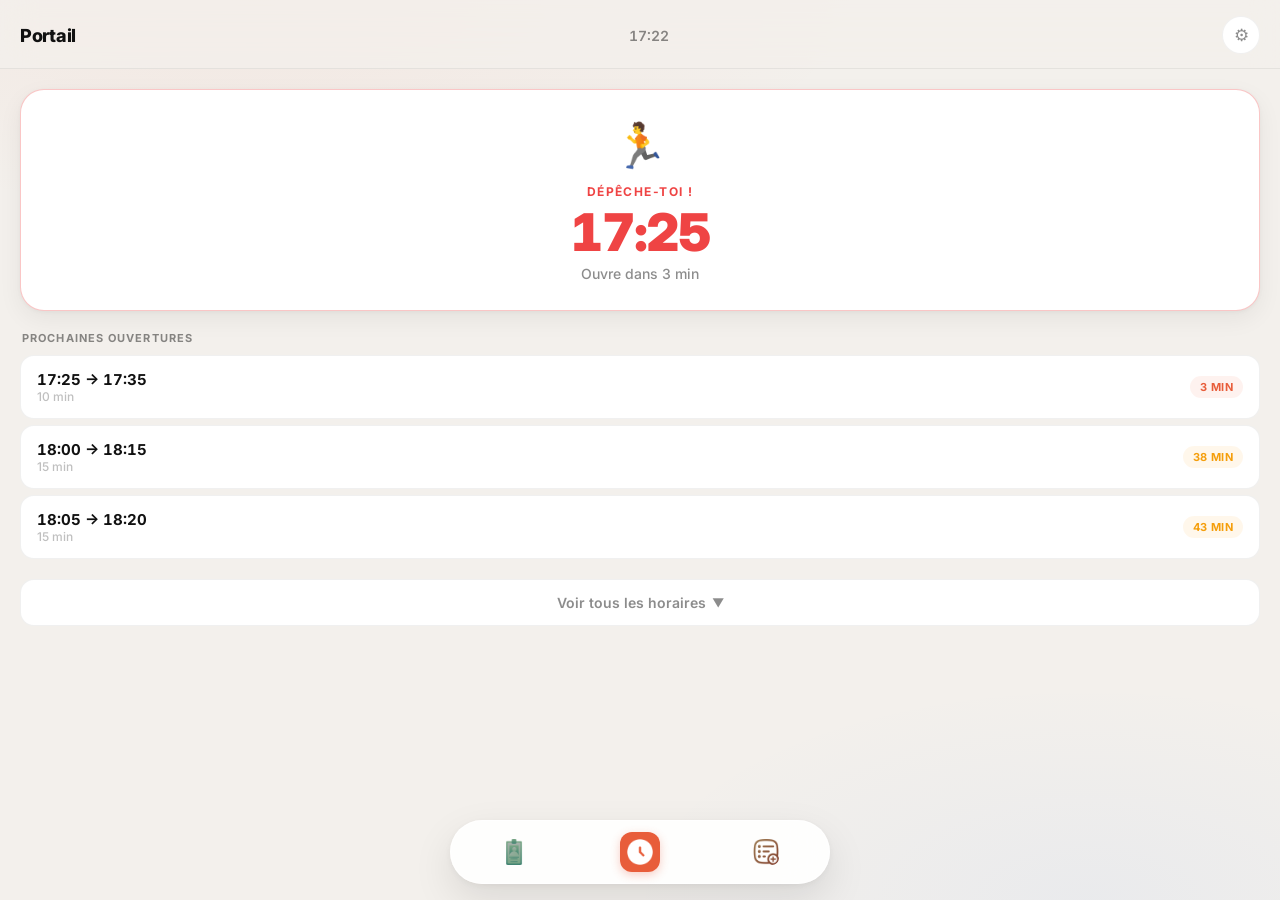
<file: gate_slots.html>
<!DOCTYPE html>
<html lang="fr">
<head>
<meta charset="UTF-8">
<meta name="viewport" content="width=device-width, initial-scale=1.0, user-scalable=no">
<title>Horaires du Portail</title>
<link rel="stylesheet" href="style.css">
<style>
  .page { padding: 20px 20px 0; }

  /* Hero card */
  .hero-card {
    background: var(--card);
    border-radius: 24px;
    padding: 28px 24px;
    border: 1.5px solid var(--border);
    box-shadow: var(--shadow);
    text-align: center;
    animation: fadeUp 0.45s var(--ease) both;
  }
  .hero-icon { font-size: 44px; margin-bottom: 12px; display: block; }
  .hero-label {
    font-size: 12px; font-weight: 700;
    text-transform: uppercase; letter-spacing: 0.12em;
    margin-bottom: 8px;
  }
  .hero-time {
    font-size: 52px; font-weight: 900; letter-spacing: -2px;
    line-height: 1; font-variant-numeric: tabular-nums; margin-bottom: 6px;
  }
  .hero-detail { font-size: 14px; color: var(--sub); font-weight: 500; }

  .hero-card.open   { border-color: rgba(34,197,94,0.3); }
  .hero-card.open .hero-label { color: var(--green); }
  .hero-card.open .hero-time  { color: var(--green); }

  .hero-card.soon   { border-color: rgba(245,158,11,0.3); }
  .hero-card.soon .hero-label { color: var(--orange); }
  .hero-card.soon .hero-time  { color: var(--orange); }

  .hero-card.late   { border-color: rgba(239,68,68,0.3); }
  .hero-card.late .hero-label { color: var(--red); }
  .hero-card.late .hero-time  { color: var(--red); }

  .hero-card.closed { border-color: var(--border); }
  .hero-card.closed .hero-label { color: var(--sub); }
  .hero-card.closed .hero-time  { color: var(--dim); }

  /* Next list */
  .next-list { display: flex; flex-direction: column; gap: 6px; }

  .next-item {
    display: flex; align-items: center; gap: 12px;
    background: var(--card); padding: 14px 16px;
    border-radius: var(--radius); border: 1px solid var(--border);
  }
  .next-item .ni-time {
    font-size: 15px; font-weight: 700;
    font-variant-numeric: tabular-nums; white-space: nowrap;
  }
  .next-item .ni-dur { font-size: 12px; color: var(--dim); font-weight: 500; }
  .next-item .ni-badge {
    margin-left: auto; font-size: 11px; font-weight: 700;
    padding: 4px 10px; border-radius: 50px; text-transform: uppercase;
    letter-spacing: 0.03em;
  }
  .badge-open { background: var(--green-soft); color: var(--green); }
  .badge-next { background: var(--orange-soft); color: var(--orange); }
  .badge-soon { background: var(--accent-soft); color: var(--accent); }

  /* All slots */
  .all-slots { display: none; }
  .all-slots.show { display: block; }

  .period-label {
    font-size: 11px; font-weight: 700; text-transform: uppercase;
    letter-spacing: 0.1em; color: var(--dim); margin: 16px 0 8px;
  }
  .slot-row {
    display: flex; align-items: center; gap: 12px;
    padding: 11px 0; border-bottom: 1px solid rgba(0,0,0,0.04);
  }
  .slot-row:last-child { border-bottom: none; }
  .slot-row .sr-time { font-size: 14px; font-weight: 600; font-variant-numeric: tabular-nums; }
  .slot-row .sr-dur { font-size: 11px; color: var(--dim); font-weight: 500; }
  .slot-row .sr-status { margin-left: auto; font-size: 11px; font-weight: 700; color: var(--dim); }
  .slot-row.sr-active .sr-status { color: var(--green); }
  .slot-row.sr-past { opacity: 0.35; }
</style>
</head>
<body>

<div class="topbar">
  <span class="topbar-title">Portail</span>
  <span class="topbar-clock" id="clock">--:--</span>
  <a class="topbar-settings" href="settings.html">⚙</a>
</div>

<div class="page">
  <!-- Hero -->
  <div class="hero-card mb-20" id="hero">
    <span class="hero-icon" id="heroIcon">⏳</span>
    <div class="hero-label" id="heroLabel">Chargement</div>
    <div class="hero-time" id="heroTime">--:--</div>
    <div class="hero-detail" id="heroDetail"></div>
  </div>

  <!-- Next slots -->
  <div class="section-label">Prochaines ouvertures</div>
  <div class="next-list mb-20" id="nextList"></div>

  <!-- Toggle all -->
  <button class="toggle-btn mb-16" id="toggleBtn" onclick="toggleAll()">
    Voir tous les horaires <span class="arrow">▼</span>
  </button>

  <!-- All slots -->
  <div class="all-slots" id="allSlots"></div>
</div>

<div class="navbar">
  <a href="index.html"><img src="assets/badge-id.png" alt=""></a>
  <a href="gate_slots.html" class="active"><img src="assets/clock.png" alt=""></a>
  <a href="notes.html"><img src="assets/reminders.png" alt=""></a>
</div>

<script>
const SLOTS = [
  {start:'07:45',end:'08:05'},{start:'08:50',end:'09:05'},
  {start:'09:55',end:'10:15'},{start:'11:00',end:'11:15'},
  {start:'12:00',end:'12:35'},{start:'12:55',end:'13:10'},
  {start:'13:30',end:'14:05'},{start:'14:55',end:'15:05'},
  {start:'15:55',end:'16:15'},{start:'17:00',end:'17:10'},
  {start:'17:05',end:'17:15'},{start:'17:25',end:'17:35'},
  {start:'18:00',end:'18:15'},{start:'18:05',end:'18:20'},
].sort((a,b)=>a.start.localeCompare(b.start));

function toMin(t){const[h,m]=t.split(':').map(Number);return h*60+m;}
function pad(n){return String(n).padStart(2,'0');}
function dur(a,b){const d=toMin(b)-toMin(a);return d>=60?`${Math.floor(d/60)}h${d%60>0?d%60+'min':''}`:`${d} min`;}

function update(){
  const now=new Date(), nowM=now.getHours()*60+now.getMinutes();
  document.getElementById('clock').textContent=`${pad(now.getHours())}:${pad(now.getMinutes())}`;

  let active=null, nexts=[];
  for(const s of SLOTS){
    const sS=toMin(s.start), sE=toMin(s.end);
    if(nowM>=sS&&nowM<=sE) active=s;
    else if(sS>nowM&&nexts.length<3) nexts.push(s);
  }

  const hero=document.getElementById('hero'), icon=document.getElementById('heroIcon'),
        label=document.getElementById('heroLabel'), time=document.getElementById('heroTime'),
        detail=document.getElementById('heroDetail');
  hero.className='hero-card mb-20';

  if(active){
    hero.classList.add('open');icon.textContent='🔓';label.textContent='Portail ouvert';
    time.textContent=`${active.start} → ${active.end}`;
    detail.textContent=`Ferme dans ${toMin(active.end)-nowM} min`;
  } else if(nexts.length){
    const nxt=nexts[0], diff=toMin(nxt.start)-nowM;
    if(diff<=10){hero.classList.add('late');icon.textContent='🏃';label.textContent='Dépêche-toi !';}
    else{hero.classList.add('soon');icon.textContent='⏳';label.textContent='Fermé';}
    time.textContent=nxt.start;detail.textContent=`Ouvre dans ${diff} min`;
  } else {
    hero.classList.add('closed');icon.textContent='🔒';label.textContent='Terminé';
    time.textContent='--:--';detail.textContent="Plus d'ouverture aujourd'hui";
  }

  // Next list
  const list=document.getElementById('nextList');
  list.innerHTML='';
  const items=active?[active,...nexts.slice(0,2)]:nexts.slice(0,3);
  items.forEach(s=>{
    const diff=toMin(s.start)-nowM; let badge='';
    if(active&&s===active) badge=`<span class="ni-badge badge-open">Ouvert</span>`;
    else if(diff>0&&diff<=10) badge=`<span class="ni-badge badge-soon">${diff} min</span>`;
    else if(diff>10) badge=`<span class="ni-badge badge-next">${diff} min</span>`;
    list.innerHTML+=`<div class="next-item"><div><div class="ni-time">${s.start} → ${s.end}</div><div class="ni-dur">${dur(s.start,s.end)}</div></div>${badge}</div>`;
  });

  // All slots
  const all=document.getElementById('allSlots'); all.innerHTML='';
  let cp='';
  SLOTS.forEach(s=>{
    const h=parseInt(s.start.split(':')[0]);
    const p=h<12?'Matin':h<17?'Après-midi':'Soirée';
    if(p!==cp){all.innerHTML+=`<div class="period-label">${p}</div>`;cp=p;}
    let cls='slot-row';
    if(active&&s===active) cls+=' sr-active';
    else if(nowM>toMin(s.end)) cls+=' sr-past';
    let st='';
    if(active&&s===active) st='EN COURS';
    else if(nowM>toMin(s.end)) st='✓';
    all.innerHTML+=`<div class="${cls}"><span class="sr-time">${s.start} → ${s.end}</span><span class="sr-dur">${dur(s.start,s.end)}</span><span class="sr-status">${st}</span></div>`;
  });
}

function toggleAll(){
  document.getElementById('allSlots').classList.toggle('show');
  document.getElementById('toggleBtn').classList.toggle('open');
}

update();
setInterval(update,30000);
</script>
</body>
</html>
</file>
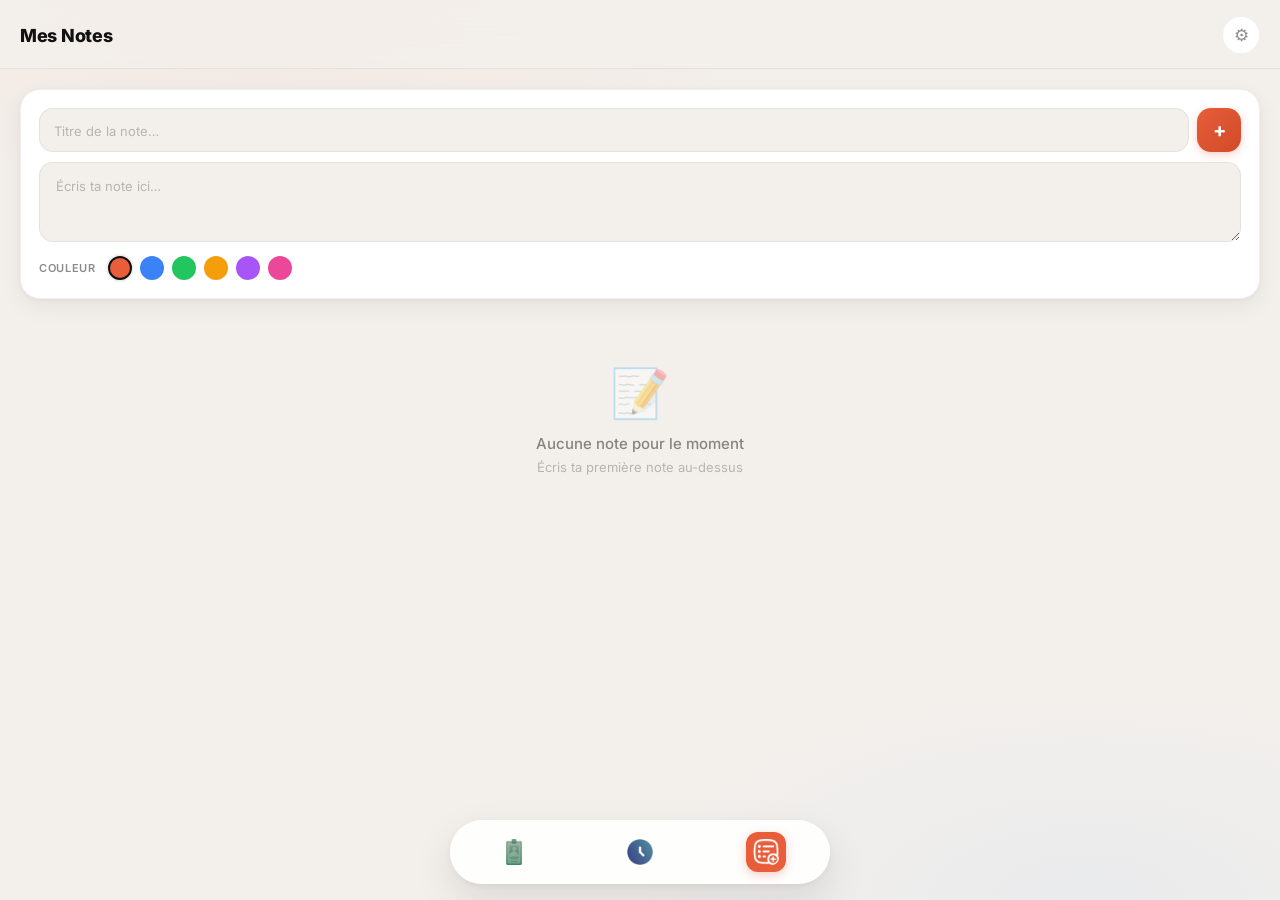
<file: notes.html>
<!DOCTYPE html>
<html lang="fr">
<head>
<meta charset="UTF-8">
<meta name="viewport" content="width=device-width, initial-scale=1.0, user-scalable=no">
<title>Mes Notes</title>
<link rel="stylesheet" href="style.css">
<style>
  .page { padding: 20px; }

  /* Add note area */
  .add-area {
    background: var(--card);
    border-radius: var(--radius-lg);
    padding: 18px;
    border: 1px solid var(--border);
    box-shadow: var(--shadow);
    margin-bottom: 16px;
    animation: fadeUp 0.4s var(--ease) both;
  }

  .add-row {
    display: flex;
    gap: 8px;
    margin-bottom: 10px;
  }

  .add-row .input {
    flex: 1;
    padding: 11px 14px;
    font-size: 14px;
    border-radius: var(--radius);
  }

  .add-row .btn-add {
    width: 44px; height: 44px;
    border-radius: var(--radius);
    padding: 0;
    flex-shrink: 0;
    font-size: 20px;
  }

  .add-area textarea.input {
    min-height: 80px;
    font-size: 14px;
    margin-bottom: 10px;
  }

  .add-area .input::placeholder { color: var(--dim); font-size: 13px; }

  /* Color picker */
  .color-row {
    display: flex;
    gap: 8px;
    align-items: center;
  }

  .color-row .label {
    font-size: 11px;
    font-weight: 600;
    color: var(--sub);
    text-transform: uppercase;
    letter-spacing: 0.06em;
    margin-right: 4px;
  }

  .color-dot {
    width: 24px; height: 24px;
    border-radius: 50%;
    border: 2px solid transparent;
    cursor: pointer;
    transition: 0.2s ease;
  }
  .color-dot:active { transform: scale(0.85); }
  .color-dot.selected { border-color: var(--text); box-shadow: 0 0 0 2px var(--bg); }

  /* Notes list */
  .notes-list {
    display: flex;
    flex-direction: column;
    gap: 8px;
  }

  .note-card {
    background: var(--card);
    border-radius: var(--radius-lg);
    padding: 16px 18px;
    border: 1px solid var(--border);
    box-shadow: var(--shadow-sm);
    position: relative;
    animation: fadeUp 0.35s var(--ease) both;
    transition: 0.2s ease;
  }

  .note-card:active {
    transform: scale(0.985);
  }

  .note-card .note-accent {
    position: absolute;
    top: 12px; left: 0;
    width: 4px;
    height: calc(100% - 24px);
    border-radius: 0 3px 3px 0;
  }

  .note-card .note-title {
    font-size: 15px;
    font-weight: 700;
    color: var(--text);
    margin-bottom: 4px;
    padding-left: 10px;
    white-space: nowrap;
    overflow: hidden;
    text-overflow: ellipsis;
  }

  .note-card .note-body {
    font-size: 13px;
    color: var(--sub);
    line-height: 1.55;
    padding-left: 10px;
    white-space: pre-wrap;
    word-break: break-word;
    max-height: 80px;
    overflow: hidden;
    position: relative;
  }

  .note-card .note-body.truncated::after {
    content: '';
    position: absolute;
    bottom: 0; left: 0; right: 0;
    height: 30px;
    background: linear-gradient(transparent, var(--card));
  }

  .note-card .note-meta {
    display: flex;
    align-items: center;
    gap: 8px;
    margin-top: 10px;
    padding-left: 10px;
  }

  .note-card .note-date {
    font-size: 11px;
    color: var(--dim);
    font-weight: 500;
  }

  .note-card .note-pin {
    font-size: 12px;
  }

  .note-card .note-actions {
    margin-left: auto;
    display: flex;
    gap: 4px;
  }

  .note-card .note-actions button {
    width: 32px; height: 32px;
    border-radius: 8px;
    border: none;
    background: transparent;
    cursor: pointer;
    font-size: 14px;
    display: flex;
    align-items: center;
    justify-content: center;
    color: var(--dim);
    transition: 0.2s ease;
  }
  .note-card .note-actions button:active {
    background: rgba(0,0,0,0.05);
    transform: scale(0.9);
  }

  .note-card.pinned {
    border-color: rgba(245,158,11,0.2);
    background: linear-gradient(135deg, var(--card), rgba(245,158,11,0.03));
  }

  /* Empty state */
  .empty-state {
    text-align: center;
    padding: 48px 20px;
  }
  .empty-state .empty-icon {
    font-size: 48px;
    margin-bottom: 12px;
    opacity: 0.4;
  }
  .empty-state .empty-text {
    font-size: 15px;
    color: var(--sub);
    font-weight: 500;
  }
  .empty-state .empty-hint {
    font-size: 13px;
    color: var(--dim);
    margin-top: 6px;
  }

  /* Note detail modal */
  .modal-overlay {
    position: fixed;
    inset: 0;
    background: rgba(0,0,0,0.35);
    backdrop-filter: blur(6px);
    -webkit-backdrop-filter: blur(6px);
    z-index: 40;
    display: none;
    align-items: flex-end;
    justify-content: center;
  }
  .modal-overlay.show { display: flex; }

  .modal {
    width: 100%;
    max-width: 500px;
    max-height: 85vh;
    background: var(--card);
    border-radius: var(--radius-xl) var(--radius-xl) 0 0;
    padding: 24px 20px 40px;
    overflow-y: auto;
    animation: slideUp 0.3s var(--ease);
  }

  @keyframes slideUp {
    from { transform: translateY(100%); }
    to   { transform: translateY(0); }
  }

  .modal-handle {
    width: 36px; height: 4px;
    background: rgba(0,0,0,0.1);
    border-radius: 2px;
    margin: 0 auto 20px;
  }

  .modal-title-input {
    width: 100%;
    padding: 0;
    border: none;
    background: transparent;
    font-family: var(--font);
    font-size: 20px;
    font-weight: 800;
    color: var(--text);
    outline: none;
    margin-bottom: 12px;
  }

  .modal-body-input {
    width: 100%;
    padding: 0;
    border: none;
    background: transparent;
    font-family: var(--font);
    font-size: 15px;
    color: var(--text-mid);
    outline: none;
    resize: none;
    min-height: 160px;
    line-height: 1.65;
  }

  .modal-actions {
    display: flex;
    gap: 8px;
    margin-top: 20px;
  }
</style>
</head>
<body>

<div class="topbar">
  <span class="topbar-title">Mes Notes</span>
  <a class="topbar-settings" href="settings.html">⚙</a>
</div>

<div class="page">
  <!-- Add note -->
  <div class="add-area">
    <div class="add-row">
      <input type="text" class="input" id="noteTitle" placeholder="Titre de la note…">
      <button class="btn btn-add" id="addBtn" onclick="addNote()">+</button>
    </div>
    <textarea class="input" id="noteBody" placeholder="Écris ta note ici…"></textarea>
    <div class="color-row">
      <span class="label">Couleur</span>
      <div class="color-dot selected" style="background:#e85d3a" data-color="#e85d3a" onclick="pickColor(this)"></div>
      <div class="color-dot" style="background:#3b82f6" data-color="#3b82f6" onclick="pickColor(this)"></div>
      <div class="color-dot" style="background:#22c55e" data-color="#22c55e" onclick="pickColor(this)"></div>
      <div class="color-dot" style="background:#f59e0b" data-color="#f59e0b" onclick="pickColor(this)"></div>
      <div class="color-dot" style="background:#a855f7" data-color="#a855f7" onclick="pickColor(this)"></div>
      <div class="color-dot" style="background:#ec4899" data-color="#ec4899" onclick="pickColor(this)"></div>
    </div>
  </div>

  <!-- Notes list -->
  <div class="notes-list" id="notesList"></div>
</div>

<!-- Detail modal -->
<div class="modal-overlay" id="modalOverlay" onclick="closeModal(event)">
  <div class="modal" id="modal">
    <div class="modal-handle"></div>
    <input type="text" class="modal-title-input" id="modalTitle" placeholder="Titre…">
    <textarea class="modal-body-input" id="modalBody" placeholder="Contenu…"></textarea>
    <div class="color-row mb-20">
      <span class="label">Couleur</span>
      <div class="color-dot" style="background:#e85d3a" data-color="#e85d3a" onclick="pickModalColor(this)"></div>
      <div class="color-dot" style="background:#3b82f6" data-color="#3b82f6" onclick="pickModalColor(this)"></div>
      <div class="color-dot" style="background:#22c55e" data-color="#22c55e" onclick="pickModalColor(this)"></div>
      <div class="color-dot" style="background:#f59e0b" data-color="#f59e0b" onclick="pickModalColor(this)"></div>
      <div class="color-dot" style="background:#a855f7" data-color="#a855f7" onclick="pickModalColor(this)"></div>
      <div class="color-dot" style="background:#ec4899" data-color="#ec4899" onclick="pickModalColor(this)"></div>
    </div>
    <div class="modal-actions">
      <button class="btn btn-full" onclick="saveModal()">Sauvegarder</button>
      <button class="btn btn-danger" onclick="deleteModal()">Supprimer</button>
    </div>
  </div>
</div>

<!-- Toast -->
<div class="toast" id="toast"></div>

<div class="navbar">
  <a href="index.html"><img src="assets/badge-id.png" alt=""></a>
  <a href="gate_slots.html"><img src="assets/clock.png" alt=""></a>
  <a href="notes.html" class="active"><img src="assets/reminders.png" alt=""></a>
</div>

<script>
const NOTES_KEY = 'kju_notes';
let selectedColor = '#e85d3a';
let editingId = null;
let modalColor = '#e85d3a';

function getNotes() {
  try { return JSON.parse(localStorage.getItem(NOTES_KEY)) || []; }
  catch { return []; }
}

function saveNotes(notes) {
  localStorage.setItem(NOTES_KEY, JSON.stringify(notes));
}

function showToast(msg) {
  const t = document.getElementById('toast');
  t.textContent = msg;
  t.classList.add('show');
  setTimeout(() => t.classList.remove('show'), 2200);
}

function pickColor(el) {
  document.querySelectorAll('.add-area .color-dot').forEach(d => d.classList.remove('selected'));
  el.classList.add('selected');
  selectedColor = el.dataset.color;
}

function pickModalColor(el) {
  document.querySelectorAll('#modal .color-dot').forEach(d => d.classList.remove('selected'));
  el.classList.add('selected');
  modalColor = el.dataset.color;
}

function addNote() {
  const title = document.getElementById('noteTitle').value.trim();
  const body = document.getElementById('noteBody').value.trim();
  if (!title && !body) return;

  const notes = getNotes();
  notes.unshift({
    id: Date.now(),
    title: title || 'Sans titre',
    body,
    color: selectedColor,
    pinned: false,
    date: new Date().toISOString()
  });
  saveNotes(notes);
  document.getElementById('noteTitle').value = '';
  document.getElementById('noteBody').value = '';
  render();
  showToast('Note ajoutée');
}

function formatDate(iso) {
  const d = new Date(iso);
  const now = new Date();
  const diff = now - d;
  if (diff < 60000) return "À l'instant";
  if (diff < 3600000) return `Il y a ${Math.floor(diff/60000)} min`;
  if (diff < 86400000) return `Il y a ${Math.floor(diff/3600000)}h`;
  return d.toLocaleDateString('fr-FR', { day:'numeric', month:'short' });
}

function render() {
  const notes = getNotes();
  const list = document.getElementById('notesList');

  if (!notes.length) {
    list.innerHTML = `
      <div class="empty-state">
        <div class="empty-icon">📝</div>
        <div class="empty-text">Aucune note pour le moment</div>
        <div class="empty-hint">Écris ta première note au-dessus</div>
      </div>`;
    return;
  }

  // Sort: pinned first
  const sorted = [...notes].sort((a, b) => {
    if (a.pinned && !b.pinned) return -1;
    if (!a.pinned && b.pinned) return 1;
    return b.id - a.id;
  });

  list.innerHTML = sorted.map((n, i) => `
    <div class="note-card ${n.pinned ? 'pinned' : ''}" style="animation-delay:${i*0.03}s" onclick="openNote(${n.id})">
      <div class="note-accent" style="background:${n.color}"></div>
      <div class="note-title">${escHtml(n.title)}</div>
      ${n.body ? `<div class="note-body ${n.body.length > 120 ? 'truncated' : ''}">${escHtml(n.body)}</div>` : ''}
      <div class="note-meta">
        <span class="note-date">${formatDate(n.date)}</span>
        ${n.pinned ? '<span class="note-pin">📌</span>' : ''}
        <div class="note-actions">
          <button onclick="event.stopPropagation();togglePin(${n.id})" title="Épingler">${n.pinned ? '📌' : '📍'}</button>
          <button onclick="event.stopPropagation();deleteNote(${n.id})" title="Supprimer">🗑️</button>
        </div>
      </div>
    </div>
  `).join('');
}

function escHtml(str) {
  const d = document.createElement('div');
  d.textContent = str;
  return d.innerHTML;
}

function togglePin(id) {
  const notes = getNotes();
  const n = notes.find(x => x.id === id);
  if (n) { n.pinned = !n.pinned; saveNotes(notes); render(); }
}

function deleteNote(id) {
  saveNotes(getNotes().filter(x => x.id !== id));
  render();
  showToast('Note supprimée');
}

function openNote(id) {
  const n = getNotes().find(x => x.id === id);
  if (!n) return;
  editingId = id;
  modalColor = n.color;
  document.getElementById('modalTitle').value = n.title;
  document.getElementById('modalBody').value = n.body;
  document.querySelectorAll('#modal .color-dot').forEach(d => {
    d.classList.toggle('selected', d.dataset.color === n.color);
  });
  document.getElementById('modalOverlay').classList.add('show');
}

function closeModal(e) {
  if (e.target === document.getElementById('modalOverlay')) {
    document.getElementById('modalOverlay').classList.remove('show');
    editingId = null;
  }
}

function saveModal() {
  if (!editingId) return;
  const notes = getNotes();
  const n = notes.find(x => x.id === editingId);
  if (!n) return;
  n.title = document.getElementById('modalTitle').value.trim() || 'Sans titre';
  n.body = document.getElementById('modalBody').value.trim();
  n.color = modalColor;
  saveNotes(notes);
  document.getElementById('modalOverlay').classList.remove('show');
  editingId = null;
  render();
  showToast('Note modifiée');
}

function deleteModal() {
  if (!editingId) return;
  saveNotes(getNotes().filter(x => x.id !== editingId));
  document.getElementById('modalOverlay').classList.remove('show');
  editingId = null;
  render();
  showToast('Note supprimée');
}

// Enter to add
document.getElementById('noteTitle').addEventListener('keydown', e => {
  if (e.key === 'Enter') addNote();
});

render();
</script>
</body>
</html>
</file>
<file: style.css>
/* =============================================
   KJU Connect — Unified Design System
   Mobile-first · Modern Light · Peach & Sky
   ============================================= */

@import url('https://fonts.googleapis.com/css2?family=Inter:wght@400;500;600;700;800;900&display=swap');

/* ── Tokens ──────────────────────────────── */
:root {
  --accent:       #e85d3a;
  --accent-h:     #d14a28;
  --accent-glow:  rgba(232,93,58,0.25);
  --accent-soft:  rgba(232,93,58,0.08);
  --green:        #22c55e;
  --green-soft:   rgba(34,197,94,0.08);
  --orange:       #f59e0b;
  --orange-soft:  rgba(245,158,11,0.08);
  --blue:         #3b82f6;
  --blue-soft:    rgba(59,130,246,0.08);
  --red:          #ef4444;
  --red-soft:     rgba(239,68,68,0.08);
  --bg:           #f3f0ec;
  --card:         #ffffff;
  --text:         #111;
  --text-mid:     rgba(0,0,0,0.60);
  --sub:          rgba(0,0,0,0.45);
  --dim:          rgba(0,0,0,0.25);
  --border:       rgba(0,0,0,0.06);
  --shadow-sm:    0 1px 3px rgba(0,0,0,0.04);
  --shadow:       0 1px 4px rgba(0,0,0,0.04), 0 8px 24px rgba(0,0,0,0.06);
  --shadow-lg:    0 4px 12px rgba(0,0,0,0.06), 0 20px 48px rgba(0,0,0,0.10);
  --radius-sm:    10px;
  --radius:       14px;
  --radius-lg:    20px;
  --radius-xl:    28px;
  --ease:         cubic-bezier(0.22, 1, 0.36, 1);
  --font:         'Inter', -apple-system, BlinkMacSystemFont, sans-serif;
}

/* ── Reset ───────────────────────────────── */
*, *::before, *::after { margin:0; padding:0; box-sizing:border-box; }

html {
  font-family: var(--font);
  background: var(--bg);
  color: var(--text);
  -webkit-font-smoothing: antialiased;
  -webkit-tap-highlight-color: transparent;
  height: 100%;
}

body {
  min-height: 100%;
  padding: 0 0 100px 0;
  background-image:
    radial-gradient(ellipse 80% 40% at 20% 0%, rgba(232,93,58,0.06) 0%, transparent 60%),
    radial-gradient(ellipse 60% 40% at 85% 100%, rgba(59,130,246,0.05) 0%, transparent 60%);
}

a { text-decoration: none; color: inherit; }

/* ── Topbar ──────────────────────────────── */
.topbar {
  position: sticky;
  top: 0;
  z-index: 20;
  display: flex;
  align-items: center;
  justify-content: space-between;
  padding: 16px 20px 14px;
  background: rgba(243,240,236,0.82);
  backdrop-filter: blur(16px) saturate(1.4);
  -webkit-backdrop-filter: blur(16px) saturate(1.4);
  border-bottom: 1px solid var(--border);
}

.topbar-title {
  font-size: 18px;
  font-weight: 800;
  letter-spacing: -0.3px;
}

.topbar-clock {
  font-size: 14px;
  font-weight: 600;
  color: var(--sub);
  font-variant-numeric: tabular-nums;
}

.topbar-settings {
  width: 38px; height: 38px;
  border-radius: 50%;
  border: 1px solid var(--border);
  background: var(--card);
  display: flex; align-items: center; justify-content: center;
  color: var(--sub);
  font-size: 17px;
  transition: 0.25s var(--ease);
}
.topbar-settings:active { transform: scale(0.92); }

.topbar-back {
  width: 38px; height: 38px;
  border-radius: 50%;
  border: 1px solid var(--border);
  background: var(--card);
  display: flex; align-items: center; justify-content: center;
  color: var(--text);
  font-size: 18px;
  transition: 0.25s var(--ease);
}
.topbar-back:active { transform: scale(0.92); }

/* ── Navbar ──────────────────────────────── */
.navbar {
  position: fixed;
  bottom: 16px;
  left: 50%;
  transform: translateX(-50%);
  width: calc(100% - 32px);
  max-width: 380px;
  height: 64px;
  display: flex;
  justify-content: space-around;
  align-items: center;
  background: rgba(255,255,255,0.90);
  backdrop-filter: blur(20px) saturate(1.3);
  -webkit-backdrop-filter: blur(20px) saturate(1.3);
  border-radius: 34px;
  border: 1px solid rgba(255,255,255,0.7);
  box-shadow: 0 2px 8px rgba(0,0,0,0.05), 0 16px 40px rgba(0,0,0,0.10);
  z-index: 30;
}

.navbar a {
  display: flex;
  align-items: center;
  justify-content: center;
  width: 40px; height: 40px;
  border-radius: 12px;
  transition: 0.25s var(--ease);
}

.navbar a img {
  width: 26px; height: 26px;
  border-radius: 7px;
  filter: grayscale(0.4) brightness(0.7);
  transition: 0.25s var(--ease);
}

.navbar a.active {
  background: var(--accent);
  box-shadow: 0 3px 10px rgba(232,93,58,0.30);
}

.navbar a.active img {
  filter: brightness(10) grayscale(0);
}

/* ── Cards ───────────────────────────────── */
.card {
  background: var(--card);
  border-radius: var(--radius-lg);
  padding: 20px;
  border: 1px solid var(--border);
  box-shadow: var(--shadow);
}

/* ── Buttons ─────────────────────────────── */
.btn {
  display: inline-flex;
  align-items: center;
  justify-content: center;
  gap: 6px;
  padding: 13px 24px;
  border-radius: 50px;
  border: none;
  cursor: pointer;
  font-family: var(--font);
  font-size: 14px;
  font-weight: 700;
  color: #fff;
  background: linear-gradient(135deg, var(--accent), var(--accent-h));
  box-shadow: 0 3px 10px var(--accent-glow), var(--shadow-sm);
  transition: 0.25s var(--ease);
}
.btn:active { transform: scale(0.97); }

.btn-ghost {
  background: transparent;
  border: 1.5px solid var(--border);
  color: var(--text);
  box-shadow: none;
}
.btn-ghost:active { background: rgba(0,0,0,0.03); }

.btn-danger {
  background: linear-gradient(135deg, var(--red), #dc2626);
  box-shadow: 0 3px 10px rgba(239,68,68,0.25);
}

.btn-sm {
  padding: 8px 16px;
  font-size: 12px;
  border-radius: 50px;
}

.btn-full {
  width: 100%;
}

/* ── Inputs ──────────────────────────────── */
.input {
  width: 100%;
  padding: 13px 16px;
  border-radius: var(--radius);
  border: 1.5px solid var(--border);
  background: var(--bg);
  color: var(--text);
  font-family: var(--font);
  font-size: 15px;
  transition: border-color 0.2s, box-shadow 0.2s, background 0.2s;
  outline: none;
}
.input::placeholder { color: var(--dim); }
.input:focus {
  border-color: var(--accent);
  background: var(--card);
  box-shadow: 0 0 0 3px var(--accent-soft);
}

textarea.input {
  min-height: 100px;
  resize: vertical;
  line-height: 1.6;
}

/* ── Section label ───────────────────────── */
.section-label {
  font-size: 11px;
  font-weight: 700;
  text-transform: uppercase;
  letter-spacing: 0.1em;
  color: var(--sub);
  margin-bottom: 10px;
  padding-left: 2px;
}

/* ── Toast ───────────────────────────────── */
.toast {
  position: fixed;
  bottom: 96px;
  left: 50%;
  transform: translateX(-50%) translateY(20px);
  padding: 10px 20px;
  border-radius: 50px;
  background: var(--text);
  color: #fff;
  font-size: 13px;
  font-weight: 600;
  font-family: var(--font);
  opacity: 0;
  pointer-events: none;
  transition: 0.35s var(--ease);
  z-index: 50;
  white-space: nowrap;
}
.toast.show {
  opacity: 1;
  transform: translateX(-50%) translateY(0);
}

/* ── Toggle button ──────────────────────── */
.toggle-btn {
  width: 100%;
  padding: 14px;
  border-radius: var(--radius);
  border: 1px solid var(--border);
  background: var(--card);
  font-family: var(--font);
  font-size: 14px;
  font-weight: 600;
  color: var(--sub);
  cursor: pointer;
  display: flex;
  align-items: center;
  justify-content: center;
  gap: 6px;
  transition: 0.2s ease;
}
.toggle-btn:active { transform: scale(0.98); }
.toggle-btn .arrow {
  display: inline-block;
  transition: transform 0.3s ease;
  font-size: 12px;
}
.toggle-btn.open .arrow { transform: rotate(180deg); }

/* ── Animations ──────────────────────────── */
@keyframes fadeUp {
  from { opacity: 0; transform: translateY(16px); }
  to   { opacity: 1; transform: translateY(0); }
}

@keyframes fadeIn {
  from { opacity: 0; }
  to   { opacity: 1; }
}

/* ── Utility ─────────────────────────────── */
.pad-h { padding: 0 20px; }
.mb-16 { margin-bottom: 16px; }
.mb-20 { margin-bottom: 20px; }
.mt-16 { margin-top: 16px; }
.mt-20 { margin-top: 20px; }
</file>
